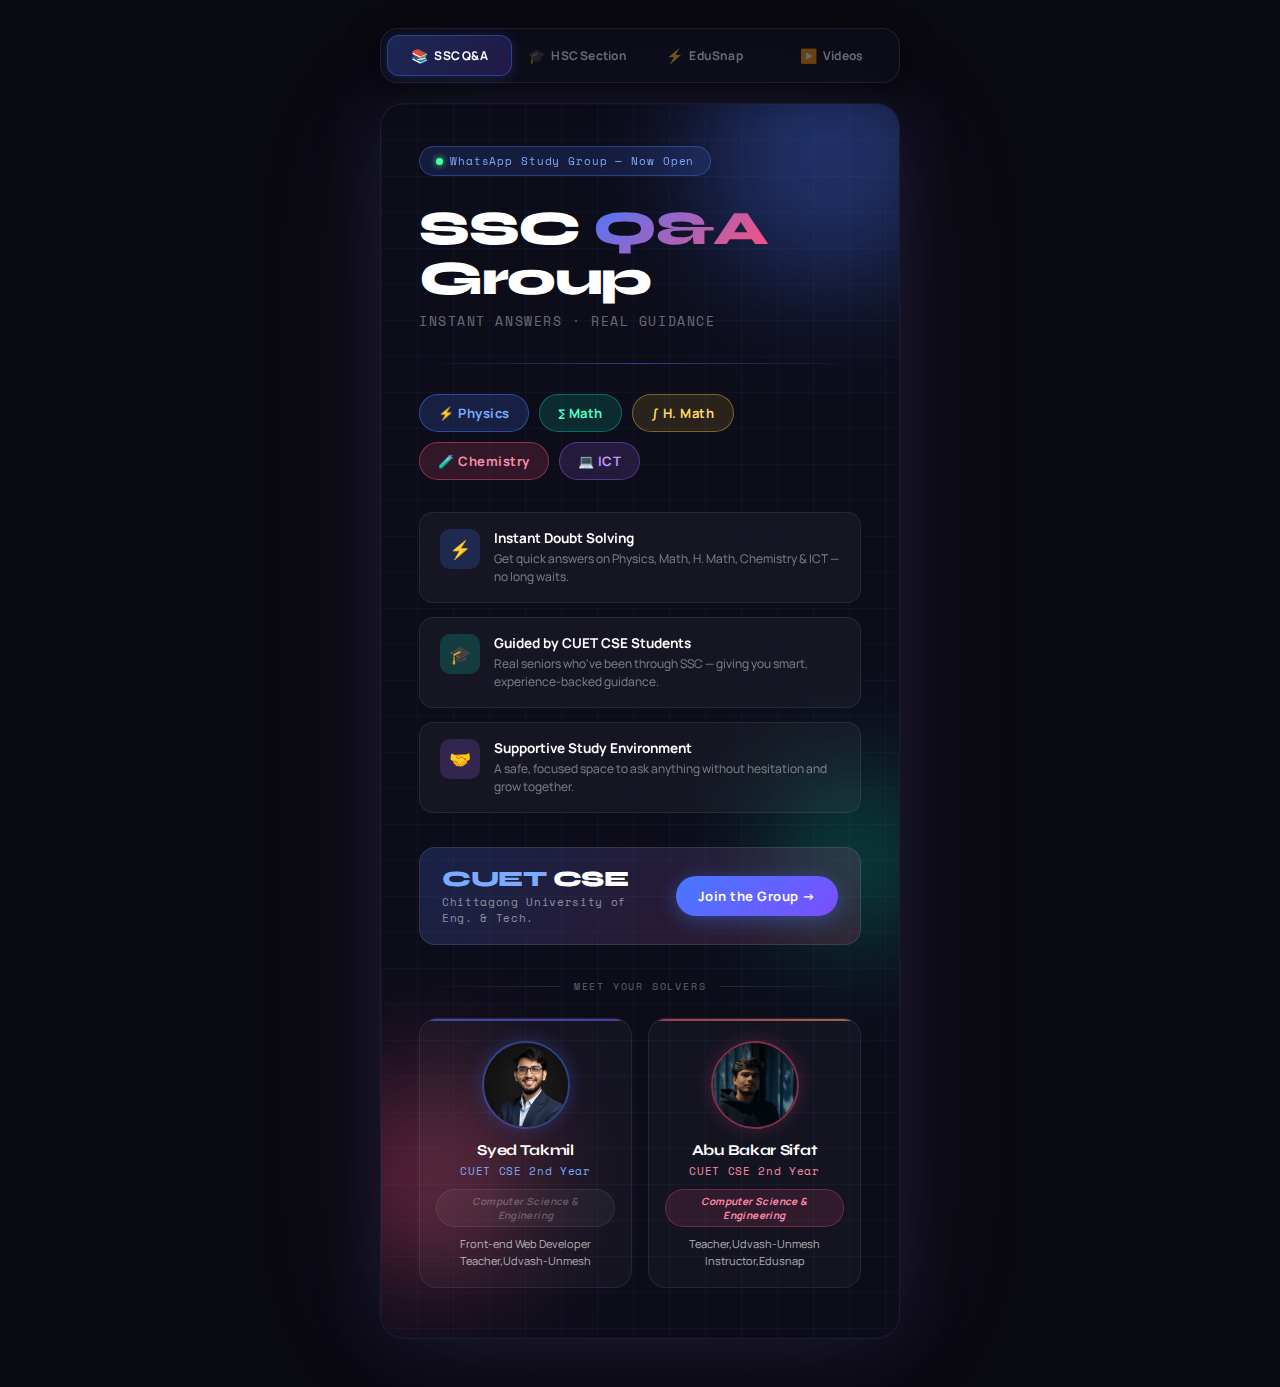
<file: index.html>
<!DOCTYPE html>
<html lang="en">
<head>
    <meta charset="UTF-8">
    <meta name="viewport" content="width=device-width, initial-scale=1.0">
     <link rel="icon" href="favicon.jpg" type="favicon">
    <title>Edusnap </title>
    <link rel="stylesheet" href="styles.css">
    <link href="https://fonts.googleapis.com/css2?family=Syne:wght@700;800&family=Space+Mono:wght@400;700&family=Manrope:wght@400;600;800&display=swap" rel="stylesheet">
</head>

<body>



<body>

<!-- NAV BAR -->
<nav class="navbar">
  <button class="nav-btn active" onclick="showPage('ssc',this)">
    <span class="nav-icon">📚</span> SSC Q&amp;A
  </button>
  <button class="nav-btn" onclick="showPage('hsc',this)">
    <span class="nav-icon">🎓</span> HSC Section
  </button>
  <button class="nav-btn" onclick="showPage('edusnap',this)">
    <span class="nav-icon">⚡</span> EduSnap
  </button>
  <button class="nav-btn" onclick="showPage('videos',this)">
  <span class="nav-icon">▶️</span> Videos
</button>

</nav>

<!-- ══════════ PAGE 1 · SSC ══════════ -->
<div class="page active" id="page-ssc">
<div class="poster">
  <div class="blob b1"></div><div class="blob b2"></div><div class="blob b3"></div>
  <div class="content">

    <div class="badge blue"><span class="badge-dot dot-green"></span>WhatsApp Study Group — Now Open</div>
    <div class="headline">SSC <span class="gblue">Q&amp;A</span><br>Group</div>
    <div class="subhead">Instant Answers · Real Guidance</div>
    <div class="divider div-blue"></div>

    <div class="subjects">
      <span class="pill p-phy">⚡ Physics</span>
      <span class="pill p-mat">∑ Math</span>
      <span class="pill p-hma">∫ H. Math</span>
      <span class="pill p-che">🧪 Chemistry</span>
      <span class="pill p-ict">💻 ICT</span>
    </div>

    <div class="features">
      <div class="card cb"><div class="ibox ib">⚡</div><div><div class="card-title">Instant Doubt Solving</div><div class="card-desc">Get quick answers on Physics, Math, H. Math, Chemistry & ICT — no long waits.</div></div></div>
      <div class="card cb"><div class="ibox ig">🎓</div><div><div class="card-title">Guided by CUET CSE Students</div><div class="card-desc">Real seniors who've been through SSC — giving you smart, experience-backed guidance.</div></div></div>
      <div class="card cb"><div class="ibox ip">🤝</div><div><div class="card-title">Supportive Study Environment</div><div class="card-desc">A safe, focused space to ask anything without hesitation and grow together.</div></div></div>
    </div>

    <div class="bot bot-b">
      <div><div class="brand-name" style="color:#7aabff">CUET <span style="color:#fff">CSE</span></div><div class="brand-sub">Chittagong University of Eng. & Tech.</div></div>
      <a href=https://chat.whatsapp.com/Jhh4wV7vRl5B41x2nbCvcI><button class="jbtn jb">Join the Group →</button></a>
    </div>

    <div class="sec-div"><div class="sdl"></div><span class="sec-lbl">Meet Your Solvers</span><div class="sdlr"></div></div>

    <div class="solvers-grid">
      <div class="sc">
        <div class="savatar"><img src="takmil.jpg" alt="Solver 1"><div class="av-ph">👤</div></div>
        <div class="sinfo">
          <div class="sname e">Syed Takmil </div>
          <div class="srole e">CUET CSE 2nd Year</div>
          <div class="stags"><span class="stag ph">Computer Science & Enginering</span></div>
          <div class="sbio e">Front-end Web Developer 
            Teacher,Udvash-Unmesh
          </div>
        </div>
      </div>
      <div class="sc">
        <div class="savatar"><img src="solver.jpeg" alt="Solver 2"><div class="av-ph">👤</div></div>
        <div class="sinfo">
          <div class="sname e">Abu Bakar Sifat</div>
          <div class="srole e">CUET CSE 2nd Year</div>
          <div class="stags"><span class="stag ph">Computer Science & Engineering</span></div>
          <div class="sbio e"> Teacher,Udvash-Unmesh
            Instructor,Edusnap</div>
        </div>
      </div>
    </div>

  </div>
</div>
</div>

<!-- ══════════ PAGE 2 · HSC ══════════ -->
<div class="page" id="page-hsc">
<div class="poster">
  <div class="blob h1"></div><div class="blob h2"></div><div class="blob h3"></div>
  <div class="content">

    <div class="badge teal"><span class="badge-dot dot-teal"></span>HSC WhatsApp Group — Active</div>
    <div class="headline">HSC <span class="gteal">Q&amp;A</span><br>Group</div>
    <div class="subhead">Board Level · Deeper Guidance</div>
    <div class="divider div-teal"></div>

    <div class="subjects">
      <span class="pill p-phy">⚡ Physics</span>
      <span class="pill p-mat">∑ Math</span>
      <span class="pill p-hma">∫ H. Math</span>
      <span class="pill p-che">🧪 Chemistry</span>
      <span class="pill p-bio">🌿 Biology</span>
      <span class="pill p-ict">💻 ICT</span>
      <span class="pill p-eng">📖 English</span>
      <span class="pill p-ban">✍️ Bangla</span>
    </div>

    <div class="features">
      <div class="card ct"><div class="ibox it">🔥</div><div><div class="card-title">Board Exam Focused</div><div class="card-desc">Targeted help for HSC board prep — MCQ tricks, CQ strategies & model answers.</div></div></div>
      <div class="card ct"><div class="ibox ib">🎓</div><div><div class="card-title">Senior Mentorship</div><div class="card-desc">Guided by CUET CSE students who cleared HSC — real advice, not just textbook theory.</div></div></div>
      <div class="card ct"><div class="ibox io">📊</div><div><div class="card-title">All Subjects Covered</div><div class="card-desc">Physics, Math, Chemistry, Biology, ICT, English & Bangla — one group for everything.</div></div></div>
      <div class="card ct"><div class="ibox ip">💡</div><div><div class="card-title">Doubt → Answer Fast</div><div class="card-desc">Post your question, get a clear explanation within the day. No hesitation needed.</div></div></div>
    </div>

    <div class="bot bot-t">
      <div><div class="brand-name" style="color:#4dffcc">CUET <span style="color:#fff">CSE</span></div><div class="brand-sub">Chittagong University of Eng. & Tech.</div></div>
      <a href="https://chat.whatsapp.com/JZOECIH54ZZ4d6imUXOpfU"><button class="jbtn jt">Join HSC Group →</button></a>
    </div>

    <div class="sec-div"><div class="sdl"></div><span class="sec-lbl">Meet Your Solvers</span><div class="sdlr"></div></div>

    <div class="solvers-grid">
      <div class="sc">
        <div class="savatar"><img src="takmil.jpg" alt="Solver 1"><div class="av-ph">👤</div></div>
        <div class="sinfo">
          <div class="sname e">Syed Takmil</div>
          <div class="srole e">CUET CSE 2nd Year</div>
          <div class="stags"><span class="stag ph">Computer Science & Engineering</span></div>
          <div class="sbio e">Front-End Web Developer
            Teacher,Udvash-Unmesh
             Instructor,Edusnap</div>
        </div>
      </div>
      <div class="sc">
        <div class="savatar"> <img src="solver.jpeg" alt="Solver 2"><div class="av-ph">👤</div></div>
        <div class="sinfo">
          <div class="sname e">Abu Bakar Sifat</div>
          <div class="srole e">CUET CSE 2nd Year</div>
          <div class="stags"><span class="stag ph">Computer Science & Engineering</span></div>
          <div class="sbio e">Instructor,Edusnap
            Teacher,Udvash-Unmesh</div>
          </div>
        </div>
      </div>
    </div>

  </div>
</div>
</div>

<!-- ══════════ PAGE 3 · EDUSNAP ══════════ -->
<div class="page" id="page-edusnap">
<div class="poster">
  <div class="blob e1"></div><div class="blob e2"></div><div class="blob e3"></div>
  <div class="content">

    <div class="badge gold"><span class="badge-dot dot-gold"></span>About EduSnap</div>

    <div class="es-logo">
      <div class="es-mark">⚡</div>
      <div>
        <div class="es-name">Edu<span>Snap</span></div>
        <div class="es-tag">Your Academic Support Hub</div>
      </div>
    </div>

    <div class="divider div-gold"></div>

    <div class="stat-row">
      <div class="sbox"><div class="snum g">SSC</div><div class="slbl">Q/A Group</div></div>
      <div class="sbox"><div class="snum g">HSC</div><div class="slbl">Q/A Group</div></div>
      <div class="sbox"><div class="snum g">CUET</div><div class="slbl">Mentors</div></div>
    </div>

    <div class="features">
      <div class="card cg"><div class="ibox io">⚡</div><div><div class="card-title">What is EduSnap?</div><div class="card-desc">EduSnap is a student-run academic support initiative by CUET CSE students — providing fast, friendly doubt-solving for SSC & HSC students across Bangladesh.</div></div></div>
      <div class="card cg"><div class="ibox il">🎯</div><div><div class="card-title">Our Mission</div><div class="card-desc">To make quality academic guidance accessible to every student — no coaching fees, no barriers. Just real students helping real students.</div></div></div>
      <div class="card cg"><div class="ibox ir">❤️</div><div><div class="card-title">Who Runs This?</div><div class="card-desc">A team of passionate CUET CSE undergrads who want to give back to the community that shaped them.</div></div></div>
    </div>

    <div class="sec-div"><div class="sdl"></div><span class="sec-lbl">Find Us</span><div class="sdlr"></div></div>

    <a href="https://chat.whatsapp.com/Jhh4wV7vRl5B41x2nbCvcI"><div class="lrow"><div class="lico">💬</div><div class="linfo"><div class="ltit">WhatsApp — SSC Group</div><div class="lurl"></div></div><div class="larr">→</div></div></a>
    
    <a href="https://chat.whatsapp.com/JZOECIH54ZZ4d6imUXOpfU">  <div class="lrow"><div class="lico">💬</div><div class="linfo"><div class="ltit">WhatsApp — HSC Group</div><div class="lurl"></div></div><div class="larr">→</div></div></a>
  
   <a href="https://www.facebook.com/profile.php?id=61571932131620"> <div class="lrow"><div class="lico">📘</div><div class="linfo"><div class="ltit">Facebook Page</div><div class="lurl"></div></div><div class="larr">→</div></div></a>

    <div class="bot bot-g" style="margin-top:28px">
      <div><div class="brand-name"><span style="color:#ffd866">Edu</span>Snap</div><div class="brand-sub">By CUET CSE Students · For Every Student</div></div>
      <button class="jbtn jg">Learn More →</button>
    </div>

  </div>
</div>
</div>
<!-- ══════════ PAGE 4 · VIDEOS ══════════ -->
<div class="page" id="page-videos">
  <div class="poster">
    <div class="content">

      <div class="badge red">
        <span class="badge-dot dot-red"></span> EduSnap Video Library
      </div>

      <div class="headline">
        Learn with <span class="gred">Videos</span>
      </div>

      <div class="subhead">
        Short · Clear · Exam-Focused
      </div>

      <div class="divider div-red"></div>

      <div class="video-grid">
        <div class="video-card">
       <iframe width="770" height="433" src="https://www.youtube.com/embed/P6zB7sqPaZc" title="SSC Physics Chapter 11: চল তড়িৎ | Board Focused Class | Lecture 2" frameborder="0" allow="accelerometer; autoplay; clipboard-write; encrypted-media; gyroscope; picture-in-picture; web-share" referrerpolicy="strict-origin-when-cross-origin" allowfullscreen></iframe>
        </div>

        <div class="video-card">
         <iframe width="815" height="376" src="https://www.youtube.com/embed/papwPEv8uC8" title="May 3, 2025" frameborder="0" allow="accelerometer; autoplay; clipboard-write; encrypted-media; gyroscope; picture-in-picture; web-share" referrerpolicy="strict-origin-when-cross-origin" allowfullscreen></iframe>
        </div>

        <div class="video-card">
         <iframe width="770" height="433" src="https://www.youtube.com/embed/GcSJ69_kxKQ" title="SSC Physics Chapter 11: চল তড়িৎ | Board Focused Class | Lecture 1" frameborder="0" allow="accelerometer; autoplay; clipboard-write; encrypted-media; gyroscope; picture-in-picture; web-share" referrerpolicy="strict-origin-when-cross-origin" allowfullscreen></iframe>
        </div>
      </div>

    </div>
  </div>
</div>


<script>
  function showPage(name, btn) {
    document.querySelectorAll('.page').forEach(p => p.classList.remove('active'));
    document.querySelectorAll('.nav-btn').forEach(b => b.classList.remove('active','hsc','edusnap'));
    document.getElementById('page-' + name).classList.add('active');
    btn.classList.add('active');
    if (name === 'hsc')     btn.classList.add('hsc');
    if (name === 'edusnap') btn.classList.add('edusnap');
    window.scrollTo({ top: 0, behavior: 'smooth' });
  }
</script>


  

</body>
</html>
</file>
<file: styles.css>
* { margin: 0; padding: 0; box-sizing: border-box; }

  body {
    background: #0a0a12;
    display: flex;
    flex-direction: column;
    align-items: center;
    min-height: 100vh;
    font-family: 'Manrope', sans-serif;
    padding: 28px 16px 48px;
  }

  /* NAV BAR */
  .navbar {
    width: 520px;
    background: rgba(13,13,26,0.92);
    border: 1px solid rgba(255,255,255,0.08);
    border-radius: 18px;
    padding: 6px;
    display: flex;
    gap: 4px;
    margin-bottom: 20px;
    backdrop-filter: blur(12px);
    position: sticky;
    top: 16px;
    z-index: 100;
    box-shadow: 0 8px 32px rgba(0,0,0,0.55);
  }
  .nav-btn {
    flex: 1; padding: 10px 8px; border-radius: 12px; border: none;
    background: transparent; color: rgba(255,255,255,0.38);
    font-family: 'Manrope', sans-serif; font-size: 12px; font-weight: 700;
    cursor: pointer; transition: all 0.22s ease; letter-spacing: 0.02em;
    display: flex; align-items: center; justify-content: center; gap: 6px; white-space: nowrap;
  }
  .nav-btn:hover { color: rgba(255,255,255,0.7); background: rgba(255,255,255,0.05); }
  .nav-btn.active {
    background: linear-gradient(135deg, rgba(72,120,255,0.25), rgba(122,79,255,0.2));
    color: #fff; border: 1px solid rgba(72,120,255,0.38);
    box-shadow: 0 2px 12px rgba(72,120,255,0.2);
  }
  .nav-btn.active.hsc {
    background: linear-gradient(135deg, rgba(0,212,170,0.22), rgba(72,120,255,0.18));
    border-color: rgba(0,212,170,0.38); box-shadow: 0 2px 12px rgba(0,212,170,0.15);
  }
  .nav-btn.active.edusnap {
    background: linear-gradient(135deg, rgba(255,184,48,0.2), rgba(255,79,123,0.15));
    border-color: rgba(255,184,48,0.42); box-shadow: 0 2px 12px rgba(255,184,48,0.15);
  }
  .nav-icon { font-size: 14px; }

  /* PAGES */
  .page { display: none; width: 520px; }
  .page.active { display: block; }

  /* POSTER SHELL */
  .poster {
    width: 100%; background: #0d0d1a; border-radius: 24px;
    position: relative; overflow: hidden; padding: 42px 38px 40px;
    border: 1px solid rgba(255,255,255,0.07);
    box-shadow: 0 0 80px rgba(72,120,255,0.15), 0 0 160px rgba(255,80,120,0.07);
  }
  .poster::before {
    content: ''; position: absolute; inset: 0;
    background-image: linear-gradient(rgba(72,120,255,0.06) 1px, transparent 1px),
                      linear-gradient(90deg, rgba(72,120,255,0.06) 1px, transparent 1px);
    background-size: 36px 36px; z-index: 0;
  }

  /* Blobs */
  .blob { position: absolute; border-radius: 50%; filter: blur(60px); opacity: 0.35; z-index: 0; animation: pulse 4s ease-in-out infinite alternate; }
  .b1 { width:260px;height:260px;background:#4878ff;top:-80px;right:-60px; }
  .b2 { width:200px;height:200px;background:#ff4f7b;bottom:60px;left:-50px;animation-delay:1.5s; }
  .b3 { width:150px;height:150px;background:#00d4aa;top:55%;right:-30px;animation-delay:.8s; }
  .h1 { width:250px;height:250px;background:#00d4aa;top:-60px;right:-50px; }
  .h2 { width:180px;height:180px;background:#4878ff;bottom:80px;left:-40px;animation-delay:1s; }
  .h3 { width:130px;height:130px;background:#ffd866;top:45%;right:-20px;animation-delay:.5s; }
  .e1 { width:240px;height:240px;background:#ffb830;top:-70px;right:-55px;opacity:.28; }
  .e2 { width:190px;height:190px;background:#ff4f7b;bottom:70px;left:-45px;animation-delay:1.2s;opacity:.25; }
  .e3 { width:140px;height:140px;background:#a8ff44;top:50%;right:-25px;animation-delay:.6s;opacity:.18; }
  @keyframes pulse { from{transform:scale(1);opacity:.3} to{transform:scale(1.15);opacity:.45} }

  .content { position: relative; z-index: 1; }

  /* Badge */
  .badge {
    display: inline-flex; align-items: center; gap: 7px;
    border-radius: 100px; padding: 6px 16px;
    font-family: 'Space Mono', monospace; font-size: 11px; letter-spacing: 0.08em;
    margin-bottom: 28px; backdrop-filter: blur(8px);
  }
  .badge.blue { background:rgba(72,120,255,.15); border:1px solid rgba(72,120,255,.4); color:#7aabff; }
  .badge.teal { background:rgba(0,212,170,.12);  border:1px solid rgba(0,212,170,.4);  color:#4dffcc; }
  .badge.gold { background:rgba(255,184,48,.14); border:1px solid rgba(255,184,48,.45); color:#ffd866; }
  .badge-dot { width:7px;height:7px;border-radius:50%;animation:blink 1.4s ease-in-out infinite; }
  .dot-green { background:#4aff9e; box-shadow:0 0 6px #4aff9e; }
  .dot-teal  { background:#00d4aa; box-shadow:0 0 6px #00d4aa; }
  .dot-gold  { background:#ffb830; box-shadow:0 0 6px #ffb830; }
  @keyframes blink { 0%,100%{opacity:1} 50%{opacity:.3} }

  /* Headlines */
  .headline { font-family:'Syne',sans-serif; font-size:48px; font-weight:800; line-height:1.05; color:#fff; margin-bottom:6px; letter-spacing:-1.5px; }
  .gblue { background:linear-gradient(135deg,#4878ff,#ff4f7b); -webkit-background-clip:text; -webkit-text-fill-color:transparent; background-clip:text; }
  .gteal { background:linear-gradient(135deg,#00d4aa,#4878ff); -webkit-background-clip:text; -webkit-text-fill-color:transparent; background-clip:text; }
  .ggold { background:linear-gradient(135deg,#ffb830,#ff4f7b); -webkit-background-clip:text; -webkit-text-fill-color:transparent; background-clip:text; }
  .subhead { font-family:'Space Mono',monospace; font-size:13px; color:rgba(255,255,255,.4); letter-spacing:.12em; text-transform:uppercase; margin-bottom:32px; }

  /* Dividers */
  .divider { width:100%; height:1px; margin-bottom:30px; }
  .div-blue { background:linear-gradient(90deg,transparent,rgba(72,120,255,.5),transparent); }
  .div-teal { background:linear-gradient(90deg,transparent,rgba(0,212,170,.5),transparent); }
  .div-gold { background:linear-gradient(90deg,transparent,rgba(255,184,48,.5),transparent); }

  /* Pills */
  .subjects { display:flex; flex-wrap:wrap; gap:10px; margin-bottom:32px; }
  .pill { padding:9px 18px; border-radius:100px; font-size:13px; font-weight:700; letter-spacing:.04em; font-family:'Manrope',sans-serif; }
  .p-phy { background:rgba(72,120,255,.18);  border:1px solid rgba(72,120,255,.5);  color:#7aabff; }
  .p-mat { background:rgba(0,212,170,.15);   border:1px solid rgba(0,212,170,.4);   color:#4dffcc; }
  .p-hma { background:rgba(255,200,50,.12);  border:1px solid rgba(255,200,50,.4);  color:#ffd866; }
  .p-che { background:rgba(255,79,123,.15);  border:1px solid rgba(255,79,123,.45); color:#ff8aaa; }
  .p-ict { background:rgba(160,100,255,.15); border:1px solid rgba(160,100,255,.4); color:#c49aff; }
  .p-bio { background:rgba(0,212,100,.15);   border:1px solid rgba(0,212,100,.4);   color:#4dff9e; }
  .p-eng { background:rgba(255,140,0,.15);   border:1px solid rgba(255,140,0,.4);   color:#ffaa55; }
  .p-ban { background:rgba(255,79,79,.15);   border:1px solid rgba(255,79,79,.4);   color:#ff9999; }

  /* Cards */
  .features { display:flex; flex-direction:column; gap:14px; margin-bottom:34px; }
  .card {
    background:rgba(255,255,255,.04); border:1px solid rgba(255,255,255,.08);
    border-radius:14px; padding:16px 20px; display:flex; align-items:flex-start; gap:14px;
    backdrop-filter:blur(6px); transition:border-color .3s;
  }
  .card.cb:hover { border-color:rgba(72,120,255,.4); }
  .card.ct:hover { border-color:rgba(0,212,170,.4); }
  .card.cg:hover { border-color:rgba(255,184,48,.4); }
  .ibox { width:40px;height:40px;border-radius:10px;display:flex;align-items:center;justify-content:center;font-size:18px;flex-shrink:0; }
  .ib { background:rgba(72,120,255,.2); }
  .ig { background:rgba(0,212,170,.2); }
  .ip { background:rgba(160,100,255,.2); }
  .it { background:rgba(0,212,170,.2); }
  .io { background:rgba(255,184,48,.2); }
  .ir { background:rgba(255,79,123,.2); }
  .il { background:rgba(168,255,68,.15); }
  .card-title { font-size:13.5px; font-weight:700; color:#fff; margin-bottom:3px; }
  .card-desc  { font-size:12px; color:rgba(255,255,255,.45); line-height:1.5; }

  /* Bottom bar */
  .bot {
    border:1px solid rgba(255,255,255,.1); border-radius:16px; padding:18px 22px;
    display:flex; align-items:center; justify-content:space-between; gap:12px;
  }
  .bot-b { background:linear-gradient(135deg,rgba(72,120,255,.2),rgba(255,79,123,.15)); }
  .bot-t { background:linear-gradient(135deg,rgba(0,212,170,.18),rgba(72,120,255,.15)); }
  .bot-g { background:linear-gradient(135deg,rgba(255,184,48,.18),rgba(255,79,123,.15)); }
  .brand-name { font-family:'Syne',sans-serif; font-size:22px; font-weight:800; color:#fff; letter-spacing:-.5px; }
  .brand-sub  { font-size:11px; color:rgba(255,255,255,.5); font-family:'Space Mono',monospace; margin-top:2px; letter-spacing:.06em; }
  .jbtn { color:#fff; padding:11px 22px; border-radius:100px; font-size:13px; font-weight:700; font-family:'Manrope',sans-serif; letter-spacing:.04em; border:none; cursor:pointer; white-space:nowrap; }
  .jb { background:linear-gradient(135deg,#4878ff,#7a4fff); box-shadow:0 4px 20px rgba(72,120,255,.4); }
  .jt { background:linear-gradient(135deg,#00d4aa,#4878ff); box-shadow:0 4px 20px rgba(0,212,170,.35); }
  .jg { background:linear-gradient(135deg,#ffb830,#ff4f7b); box-shadow:0 4px 20px rgba(255,184,48,.35); }

  /* Section divider */
  .sec-div { display:flex; align-items:center; gap:14px; margin:34px 0 24px; }
  .sdl  { flex:1; height:1px; background:linear-gradient(90deg,transparent,rgba(255,255,255,.12)); }
  .sdlr { flex:1; height:1px; background:linear-gradient(90deg,rgba(255,255,255,.12),transparent); }
  .sec-lbl { font-family:'Space Mono',monospace; font-size:10px; letter-spacing:.18em; text-transform:uppercase; color:rgba(255,255,255,.35); white-space:nowrap; }

  /* Solver cards */
  .solvers-grid { display:grid; grid-template-columns:1fr 1fr; gap:16px; margin-bottom:10px; }
  .sc {
    background:rgba(255,255,255,.03); border:1px solid rgba(255,255,255,.08);
    border-radius:18px; padding:22px 16px 18px; display:flex; flex-direction:column;
    align-items:center; text-align:center; gap:12px; position:relative; overflow:hidden;
    transition:border-color .3s,transform .3s; cursor:default;
  }
  .sc:hover { border-color:rgba(72,120,255,.35); transform:translateY(-3px); }
  .sc::before { content:''; position:absolute; top:0;left:0;right:0; height:2px; background:linear-gradient(90deg,#4878ff,#7a4fff); opacity:.6; }
  .sc:nth-child(2)::before { background:linear-gradient(90deg,#ff4f7b,#ff9a5c); }
  .savatar { width:88px;height:88px;border-radius:50%;overflow:hidden;flex-shrink:0; border:2.5px solid rgba(72,120,255,.45); box-shadow:0 0 18px rgba(72,120,255,.25); }
  .sc:nth-child(2) .savatar { border-color:rgba(255,79,123,.45); box-shadow:0 0 18px rgba(255,79,123,.2); }
  .savatar img { width:100%;height:100%;object-fit:cover;border-radius:50%;display:block; }
  .av-ph { width:100%;height:100%;background:linear-gradient(135deg,rgba(72,120,255,.2),rgba(122,79,255,.25)); display:flex;align-items:center;justify-content:center;font-size:28px;color:rgba(255,255,255,.25); }
  .sc:nth-child(2) .av-ph { background:linear-gradient(135deg,rgba(255,79,123,.18),rgba(255,154,92,.2)); }
  .sinfo { width:100%; }
  .sname
   { font-family:'Syne',sans-serif; font-size:15px; font-weight:700; color:#fff; letter-spacing:-.3px; margin-bottom:4px; min-height:18px; }
  
  .srole { font-size:11px; color:#7aabff; font-family:'Space Mono',monospace; letter-spacing:.06em; margin-bottom:10px; min-height:14px; }
  .sc:nth-child(2) .srole { color:#ff8aaa; }

  .stags { display:flex; flex-wrap:wrap; gap:5px; justify-content:center; min-height:26px; }
  .stag  { font-size:10px; font-weight:700; padding:4px 10px; border-radius:100px; background:rgba(72,120,255,.15); border:1px solid rgba(72,120,255,.3); color:#7aabff; font-family:'Manrope',sans-serif; letter-spacing:.04em; }
  .sc:nth-child(2) .stag { background:rgba(255,79,123,.12); border-color:rgba(255,79,123,.3); color:#ff8aaa; }
  .stag.ph { color:rgba(255,255,255,.26); background:rgba(255,255,255,.04); border-color:rgba(255,255,255,.08); font-style:italic; }
  .sbio { font-size:11px; color:rgba(255,255,255,.678); line-height:1.55; margin-top:8px; min-height:32px; }
 

  /* EduSnap logo */
  .es-logo { display:flex; align-items:center; gap:12px; margin-bottom:30px; }
  .es-mark { width:52px;height:52px;border-radius:14px;background:linear-gradient(135deg,#ffb830,#ff4f7b);display:flex;align-items:center;justify-content:center;font-size:26px;box-shadow:0 0 24px rgba(255,184,48,.4);flex-shrink:0; }
  .es-name { font-family:'Syne',sans-serif; font-size:28px; font-weight:800; color:#fff; letter-spacing:-1px; line-height:1; }
  .es-name span { background:linear-gradient(135deg,#ffb830,#ff4f7b); -webkit-background-clip:text; -webkit-text-fill-color:transparent; background-clip:text; }
  .es-tag  { font-family:'Space Mono',monospace; font-size:10px; color:rgba(255,255,255,.4); letter-spacing:.12em; text-transform:uppercase; margin-top:3px; }

  /* Stats */
  .stat-row { display:grid; grid-template-columns:repeat(3,1fr); gap:12px; margin-bottom:28px; }
  .sbox { background:rgba(255,255,255,.04); border:1px solid rgba(255,255,255,.08); border-radius:14px; padding:16px 12px; text-align:center; }
  .snum { font-family:'Syne',sans-serif; font-size:24px; font-weight:800; color:#fff; letter-spacing:-.5px; line-height:1; }
  .snum.g { background:linear-gradient(135deg,#ffb830,#ff4f7b); -webkit-background-clip:text; -webkit-text-fill-color:transparent; background-clip:text; }
  .slbl { font-size:10px; color:rgba(255,255,255,.4); font-family:'Space Mono',monospace; letter-spacing:.08em; text-transform:uppercase; margin-top:5px; }

  /* Link rows */
  .lrow { display:flex;align-items:center;gap:10px; background:rgba(255,255,255,.04); border:1px solid rgba(255,255,255,.08); border-radius:12px; padding:12px 16px; margin-bottom:12px; transition:border-color .3s; }
  .lrow:hover { border-color:rgba(255,184,48,.35); }
  .lico { font-size:18px;flex-shrink:0;width:36px;height:36px;background:rgba(255,184,48,.15);border-radius:9px;display:flex;align-items:center;justify-content:center; }
  .linfo { flex:1; }
  .ltit { font-size:13px; font-weight:700; color:#fff; }
  .lurl { font-family:'Space Mono',monospace; font-size:10px; color:rgba(255,255,255,.35); margin-top:2px; letter-spacing:.04em; }
  .larr { font-size:14px; color:rgba(255,184,48,.6); }
/* ===== VIDEOS PAGE ===== */

.gred {
  color: #ff6b6b;
}

.div-red {
  background: linear-gradient(90deg, #ff6b6b, #ff9a9a);
}

.dot-red {
  background: #ff6b6b;
}

.video-grid {
  display: grid;
  grid-template-columns: repeat(auto-fit, minmax(280px, 1fr));
  gap: 24px;
  margin-top: 32px;
}

.video-card {
  position: relative;
  width: 100%;
  padding-top: 56.25%; /* 16:9 ratio */
  border-radius: 16px;
  overflow: hidden;
  background: #000;
  box-shadow: 0 12px 30px rgba(0,0,0,0.35);
}

.video-card iframe {
  position: absolute;
  inset: 0;
  width: 100%;
  height: 100%;
  border: none;
}

  /* Animations */
  .page.active .content > * { animation:fadeUp .52s ease both; }
  .page.active .content > *:nth-child(1){animation-delay:.04s}
  .page.active .content > *:nth-child(2){animation-delay:.10s}
  .page.active .content > *:nth-child(3){animation-delay:.16s}
  .page.active .content > *:nth-child(4){animation-delay:.22s}
  .page.active .content > *:nth-child(5){animation-delay:.28s}
  .page.active .content > *:nth-child(6){animation-delay:.34s}
  .page.active .content > *:nth-child(7){animation-delay:.40s}
  .page.active .content > *:nth-child(8){animation-delay:.46s}
  .page.active .content > *:nth-child(9){animation-delay:.52s}
  @keyframes fadeUp { from{opacity:0;transform:translateY(16px)} to{opacity:1;transform:translateY(0)} }
</file>
